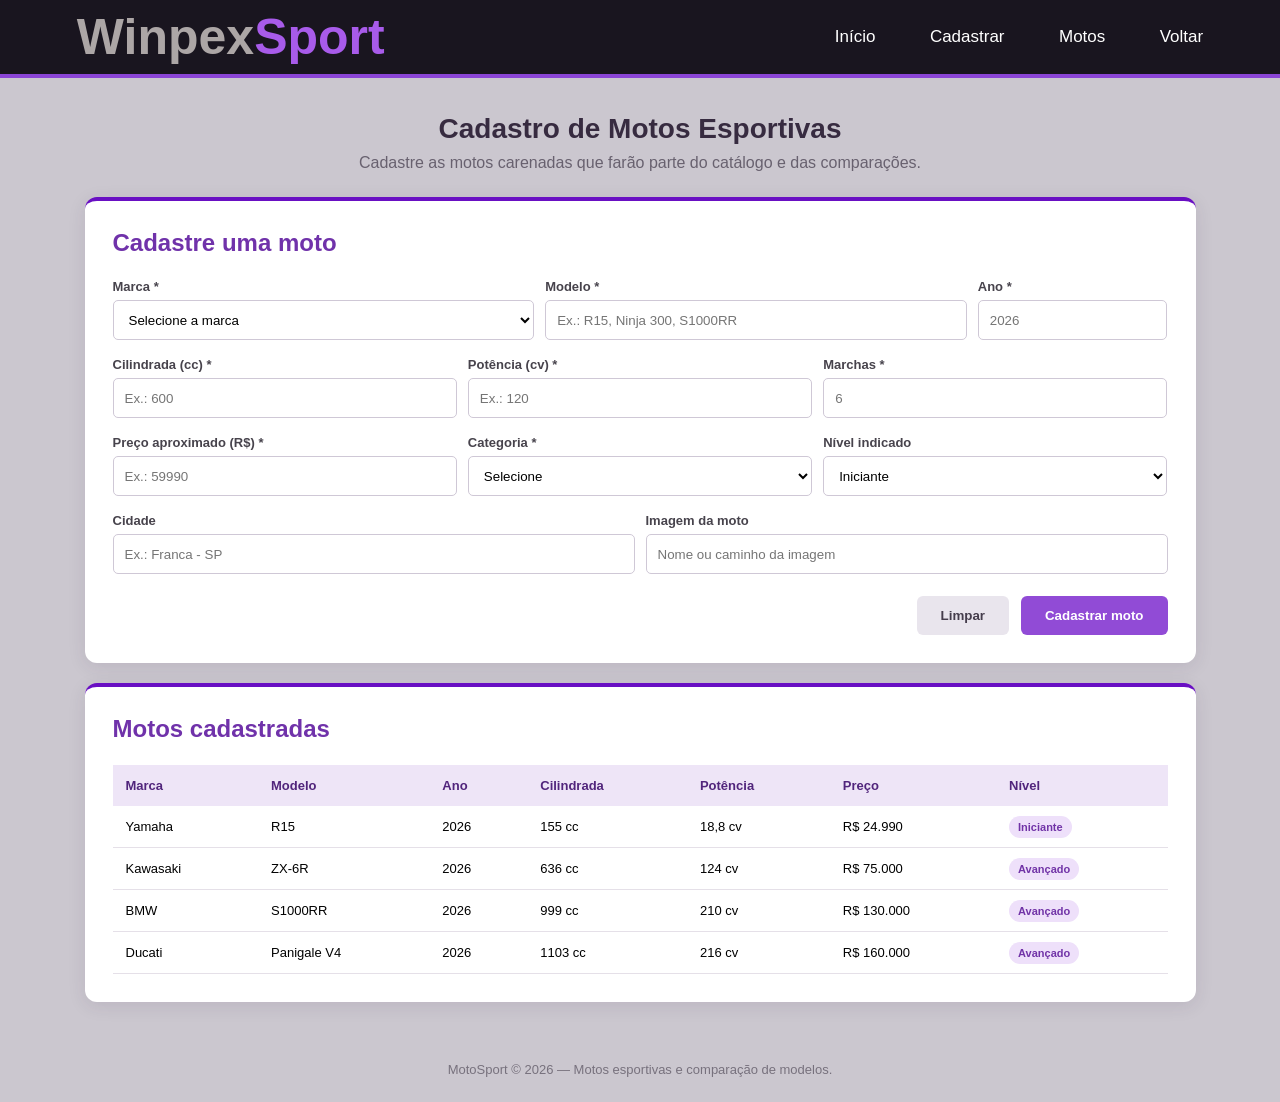
<file: cadastro.html>
<!DOCTYPE html>
<html lang="pt-BR">

<head>
    <meta charset="UTF-8">
    <meta name="viewport" content="width=device-width, initial-scale=1.0">

    <title>Winpex Sport - Cadastre sua moto</title>

    <link rel="stylesheet" href="cadastro.css">

    <link rel="stylesheet" href="cadastro.js">

</head>

<body>

    <!-- CABEÇALHO -->
    <header>

        <div class="logo">
            Winpex<span>Sport</span>
        </div>

        <nav>
            <a href="#">Início</a>
            <a href="#cadastro">Cadastrar</a>
            <a href="#motos">Motos</a>
            <a href="index.html">Voltar</a>
            
        </nav>

    </header>


    <main>

        <!-- TÍTULO -->
        <section class="titulo">

            <h1>Cadastro de Motos Esportivas</h1>

            <p>
                Cadastre as motos carenadas que farão parte
                do catálogo e das comparações.
            </p>

        </section>


        <!-- FORMULÁRIO -->
        <section class="formulario" id="cadastro">

            <h2>Cadastre uma moto</h2>

            <form id="formMoto">

                <div class="linha">

                    <div class="campo">

                        <label for="marca">Marca *</label>

                        <select id="marca" required>

                            <option value="">
                                Selecione a marca
                            </option>

                            <option>Yamaha</option>
                            <option>Kawasaki</option>
                            <option>BMW</option>
                            <option>Ducati</option>
                            <option>Honda</option>

                        </select>

                    </div>


                    <div class="campo">

                        <label for="modelo">Modelo *</label>

                        <input
                            type="text"
                            id="modelo"
                            placeholder="Ex.: R15, Ninja 300, S1000RR"
                            required
                        >

                    </div>


                    <div class="campo pequeno">

                        <label for="ano">Ano *</label>

                        <input
                            type="number"
                            id="ano"
                            placeholder="2026"
                            required
                        >

                    </div>

                </div>


                <div class="linha">

                    <div class="campo">

                        <label for="cilindrada">
                            Cilindrada (cc) *
                        </label>

                        <input
                            type="number"
                            id="cilindrada"
                            placeholder="Ex.: 600"
                            required
                        >

                    </div>


                    <div class="campo">

                        <label for="potencia">
                            Potência (cv) *
                        </label>

                        <input
                            type="number"
                            step="0.1"
                            id="potencia"
                            placeholder="Ex.: 120"
                            required
                        >

                    </div>


                    <div class="campo">

                        <label for="marchas">
                            Marchas *
                        </label>

                        <input
                            type="number"
                            id="marchas"
                            placeholder="6"
                            required
                        >

                    </div>

                </div>


                <div class="linha">

                    <div class="campo">

                        <label for="preco">
                            Preço aproximado (R$) *
                        </label>

                        <input
                            type="number"
                            id="preco"
                            placeholder="Ex.: 59990"
                            required
                        >

                    </div>


                    <div class="campo">

                        <label for="categoria">
                            Categoria *
                        </label>

                        <select id="categoria" required>

                            <option value="">
                                Selecione
                            </option>

                            <option>Esportiva</option>
                            <option>Superesportiva</option>
                            <option>Sport Touring</option>

                        </select>

                    </div>


                    <div class="campo">

                        <label for="experiencia">
                            Nível indicado
                        </label>

                        <select id="experiencia">

                            <option>Iniciante</option>
                            <option>Intermediário</option>
                            <option>Avançado</option>

                        </select>

                    </div>

                </div>


                <div class="linha">

                    <div class="campo">

                        <label for="cidade">
                            Cidade
                        </label>

                        <input
                            type="text"
                            id="cidade"
                            placeholder="Ex.: Franca - SP"
                        >

                    </div>


                    <div class="campo">

                        <label for="imagem">
                            Imagem da moto
                        </label>

                        <input
                            type="text"
                            id="imagem"
                            placeholder="Nome ou caminho da imagem"
                        >

                    </div>

                </div>


                <!-- BOTÕES -->
                <div class="botoes">

                    <button
                        type="reset"
                        class="limpar"
                    >
                        Limpar
                    </button>

                    <button
                        type="submit"
                        class="cadastrar"
                    >
                        Cadastrar moto
                    </button>

                </div>

            </form>

        </section>


        <!-- TABELA -->
        <section class="tabela" id="motos">

            <h2>Motos cadastradas</h2>

            <div class="tabela-container">

                <table>

                    <thead>

                        <tr>

                            <th>Marca</th>
                            <th>Modelo</th>
                            <th>Ano</th>
                            <th>Cilindrada</th>
                            <th>Potência</th>
                            <th>Preço</th>
                            <th>Nível</th>

                        </tr>

                    </thead>


                    <tbody id="listaMotos">

                        <tr>

                            <td>Yamaha</td>
                            <td>R15</td>
                            <td>2026</td>
                            <td>155 cc</td>
                            <td>18,8 cv</td>
                            <td>R$ 24.990</td>

                            <td>
                                <span class="tag">
                                    Iniciante
                                </span>
                            </td>

                        </tr>


                        <tr>

                            <td>Kawasaki</td>
                            <td>ZX-6R</td>
                            <td>2026</td>
                            <td>636 cc</td>
                            <td>124 cv</td>
                            <td>R$ 75.000</td>

                            <td>
                                <span class="tag">
                                    Avançado
                                </span>
                            </td>

                        </tr>


                        <tr>

                            <td>BMW</td>
                            <td>S1000RR</td>
                            <td>2026</td>
                            <td>999 cc</td>
                            <td>210 cv</td>
                            <td>R$ 130.000</td>

                            <td>
                                <span class="tag">
                                    Avançado
                                </span>
                            </td>

                        </tr>


                        <tr>

                            <td>Ducati</td>
                            <td>Panigale V4</td>
                            <td>2026</td>
                            <td>1103 cc</td>
                            <td>216 cv</td>
                            <td>R$ 160.000</td>

                            <td>
                                <span class="tag">
                                    Avançado
                                </span>
                            </td>

                        </tr>

                    </tbody>

                </table>

            </div>

        </section>

    </main>


    <footer>

        MotoSport © 2026
        — Motos esportivas e comparação de modelos.

    </footer>


    <script src="script.js"></script>

</body>

</html>
</file>
<file: cadastro.css>
* {
    box-sizing: border-box;
    margin: 0;
    padding: 0;

    font-family: Arial, Helvetica, sans-serif;
}


body {
    background-color: #cbc7cf;

    color: #000000;
}


/* CABEÇALHO */

header {
    background-color: #19151f;

    color: rgb(172, 166, 166);

    height: 78px;

    display: flex;

    align-items: center;

    justify-content: space-between;

    padding: 0 6%;

    border-bottom: 4px solid #8b45d6;
}


.logo {
    font-size: 50px;

    font-weight: bold;
}


.logo span {
    color: #a85bea;
}


nav a {
    color: white;

    text-decoration: none;

    margin-left: 50px;

    font-size: 17px;
}


nav a:hover {
    color: #c58aff;
}


/* CONTEÚDO */

main {
    width: 90%;

    max-width: 1111px;

    margin: 35px auto;
}


/* TÍTULO */

.titulo {
    text-align: center;

    margin-bottom: 25px;
}


.titulo h1 {
    font-size: 28px;

    color: #372b40;
}


.titulo p {
    margin-top: 9px;

    color: #68616f;
}


/* FORMULÁRIO E TABELA */

.formulario,
.tabela {

    background-color: white;

    border-radius: 12px;

    padding: 28px;

    box-shadow:
        0 4px 18px rgba(50, 30, 70, 0.10);

    margin-bottom: 20px;

    border-top: 4px solid #690fc3;
}


.formulario h2,
.tabela h2 {

    color: #7032aa;

    margin-bottom: 22px;
}


/* LINHAS */

.linha {

    display: flex;

    gap: 11px;

    margin-bottom: 17px;
}


.campo {
    flex: 1;
}


.campo.pequeno {
    flex: 0.45;
}


/* LABEL */

label {

    display: block;

    font-size: 13px;

    font-weight: bold;

    margin-bottom: 6px;

    color: #47434c;
}


/* INPUTS */

input,
select {

    width: 100%;

    height: 40px;

    border: 1px solid #cfc8d6;

    border-radius: 5px;

    padding: 0 11px;

    outline: none;

    background-color: white;
}


input:focus,
select:focus {

    border-color: #914bd6;

    box-shadow:
        0 0 0 2px rgba(145, 75, 214, 0.12);
}


/* BOTÕES */

.botoes {

    display: flex;

    justify-content: flex-end;

    gap: 12px;

    margin-top: 22px;
}


button {

    border: none;

    border-radius: 6px;

    padding: 12px 24px;

    font-weight: bold;

    cursor: pointer;
}


.limpar {

    background-color: #e9e5ed;

    color: #453d4c;
}


.cadastrar {

    background-color: #914bd6;

    color: white;
}


.cadastrar:hover {

    background-color: #7735b8;
}


/* TABELA */

.tabela-container {

    overflow-x: auto;
}


table {

    width: 100%;

    border-collapse: collapse;

    min-width: 800px;
}


th {

    background-color: #eee5f7;

    color: #51257c;

    text-align: left;

    padding: 13px;

    font-size: 13px;
}


td {

    padding: 13px;

    border-bottom: 1px solid #e5e0e8;

    font-size: 13px;
}


tr:hover td {

    background-color: #faf7fc;
}


/* TAG */

.tag {

    background-color: #eee0fa;

    color: #7133a7;

    padding: 5px 9px;

    border-radius: 20px;

    font-size: 11px;

    font-weight: bold;
}


/* RODAPÉ */

footer {

    text-align: center;

    padding: 25px;

    color: #77717d;

    font-size: 13px;
}


/* CELULAR */

@media (max-width: 700px) {

    header {

        height: auto;

        padding: 18px 5%;

        flex-direction: column;

        gap: 12px;
    }


    nav a {

        margin: 0 7px;
    }


    .linha {

        flex-direction: column;
    }


    main {

        width: 94%;
    }

}
</file>
